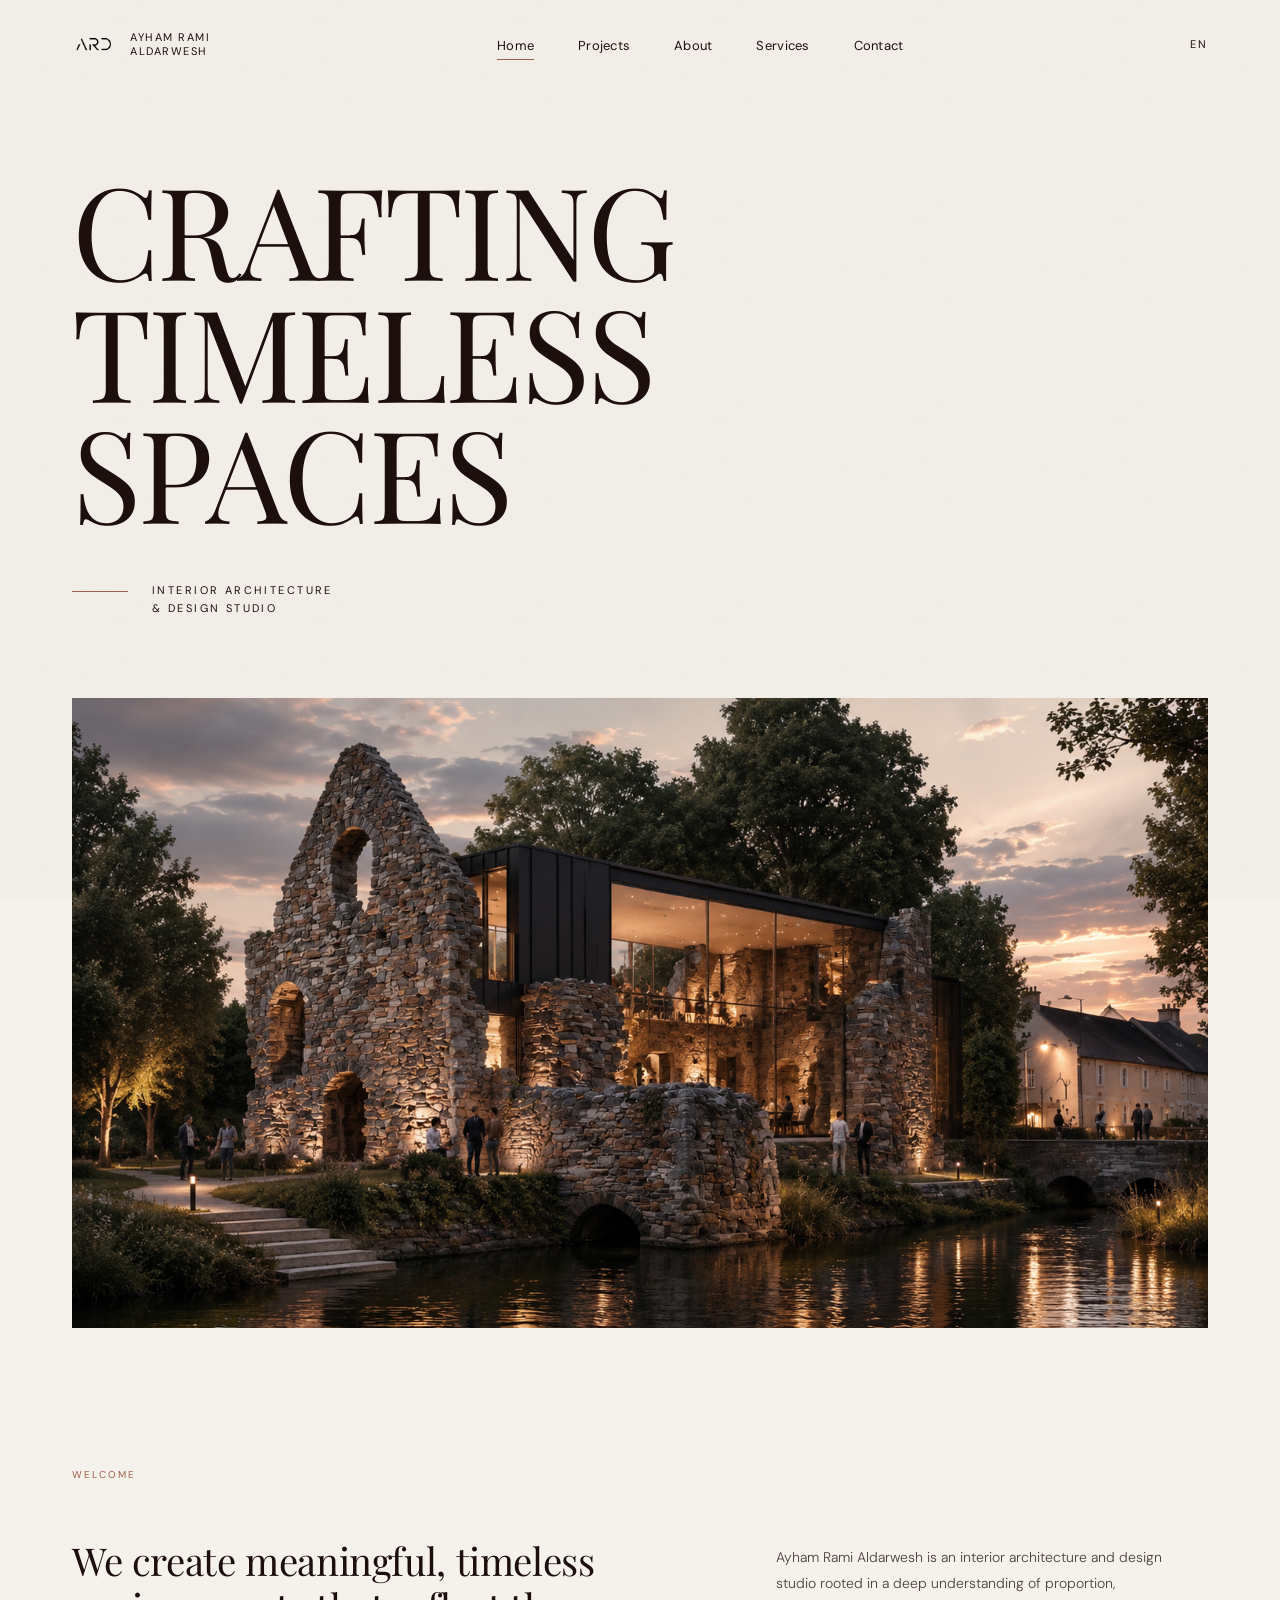
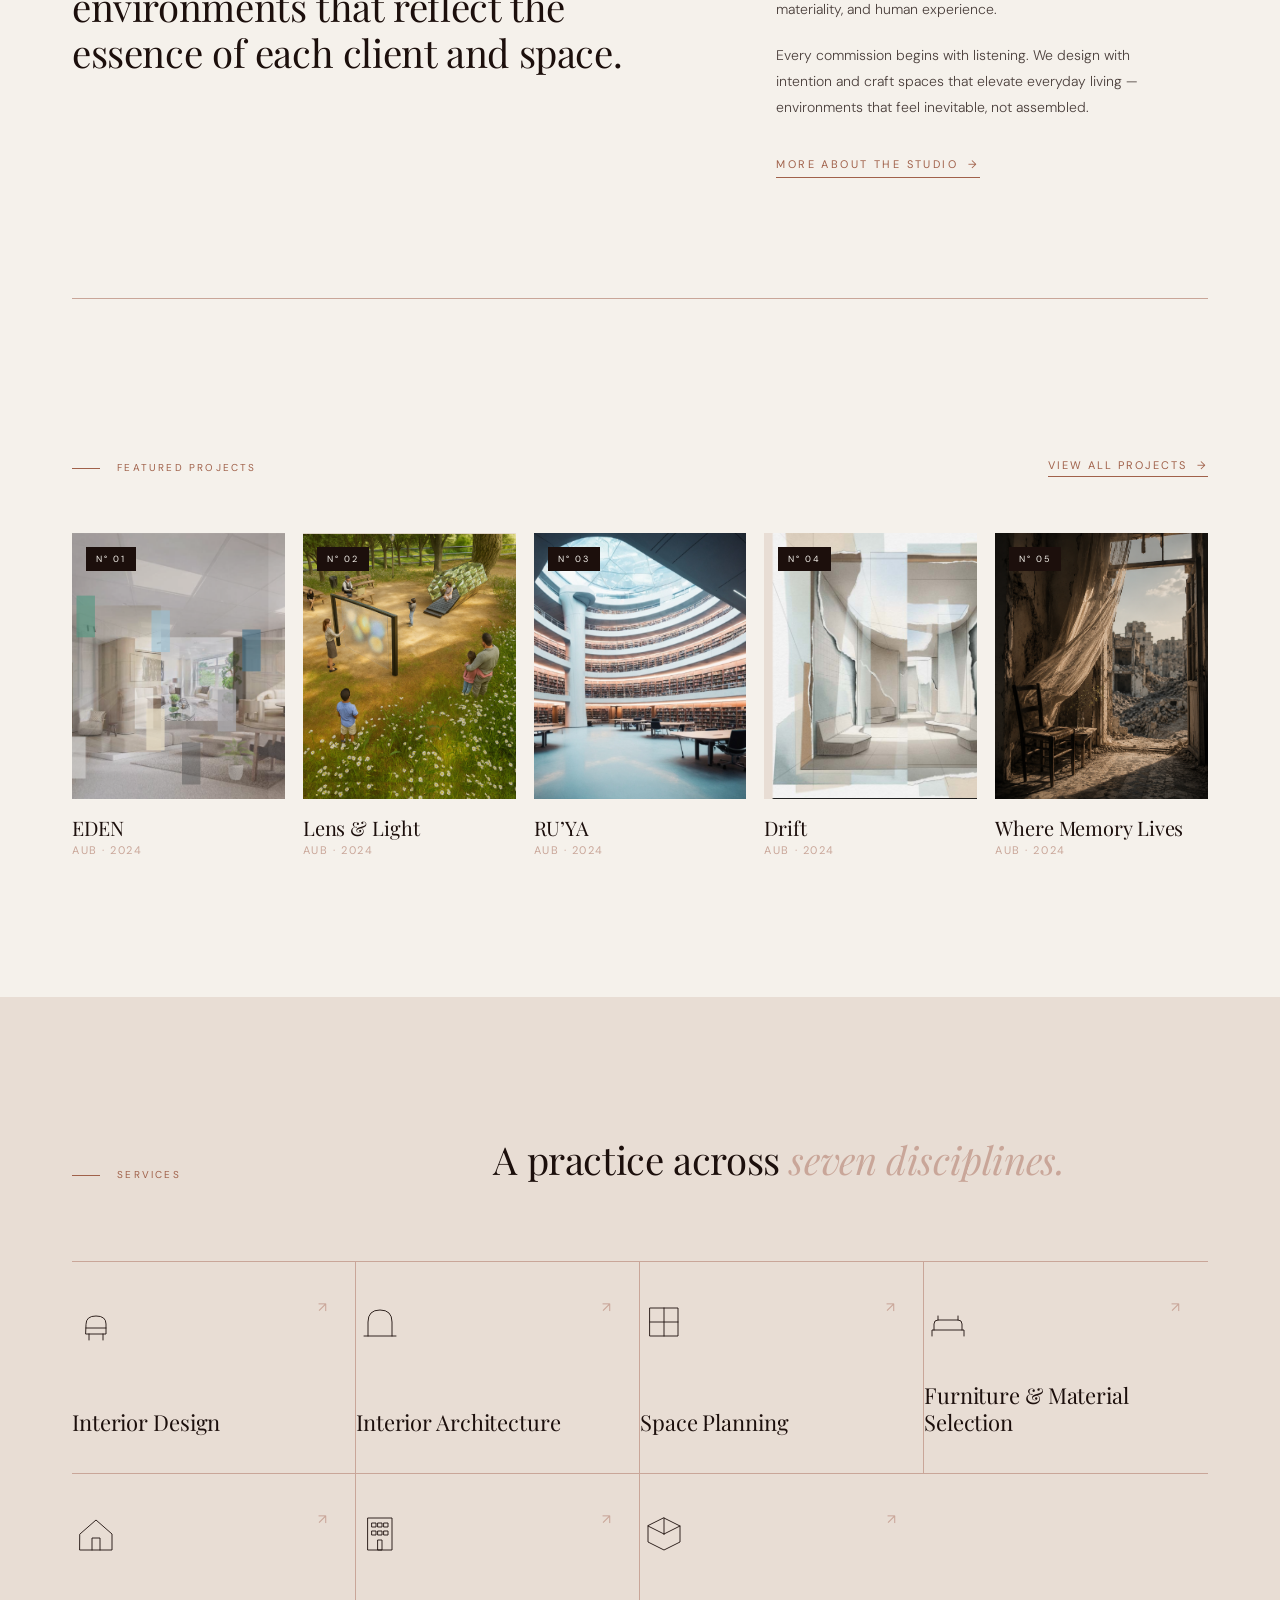
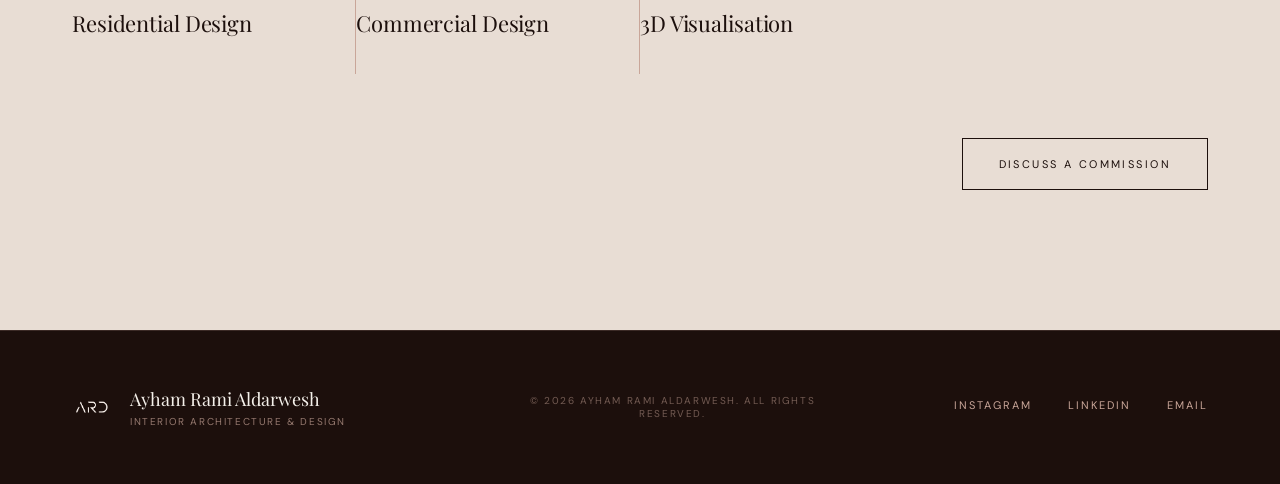
<file: index.html>
<!DOCTYPE html>
<html lang="en">
<head>
<meta charset="UTF-8" />
<meta name="viewport" content="width=device-width, initial-scale=1, viewport-fit=cover" />
<meta name="theme-color" content="#F5F1EB" media="(prefers-color-scheme: light)" />
<meta name="theme-color" content="#1C0F0C" media="(prefers-color-scheme: dark)" />
<meta name="apple-mobile-web-app-capable" content="yes" />
<meta name="apple-mobile-web-app-status-bar-style" content="default" />
<meta name="apple-mobile-web-app-title" content="Ayham Rami Aldarwesh" />
<meta name="format-detection" content="telephone=no" />
<title>Ayham Rami Aldarwesh — Interior Architecture &amp; Design</title>
<meta name="description" content="Interior architecture and design studio. We create meaningful, timeless environments that reflect the essence of each client and space." />
<link rel="preconnect" href="https://fonts.googleapis.com" />
<link rel="preconnect" href="https://fonts.gstatic.com" crossorigin />
<link href="https://fonts.googleapis.com/css2?family=DM+Sans:wght@300;400;500&family=Playfair+Display:ital,wght@0,400;1,400&display=swap" rel="stylesheet" />
<link rel="stylesheet" href="style.css" />
</head>
<body>

<div class="grain" aria-hidden="true"></div>
<div class="cursor-dot" aria-hidden="true"></div>
<div class="cursor-ring" aria-hidden="true"></div>

<!-- =============== NAVIGATION =============== -->
<nav class="nav" aria-label="Primary">
  <div class="nav-inner">
    <a href="index.html" class="nav-logo" aria-label="Ayham Rami Aldarwesh — Home">
      <span class="nav-logo-mark" aria-hidden="true">
        <img src="assets/logo.png" alt="" />
      </span>
      <span class="nav-logo-name">
        Ayham Rami<br/>Aldarwesh
      </span>
    </a>

    <ul class="nav-links" role="list">
      <li><a href="index.html" class="nav-link nav-link-active">Home</a></li>
      <li><a href="work.html" class="nav-link">Projects</a></li>
      <li><a href="about.html" class="nav-link">About</a></li>
      <li><a href="#services" class="nav-link">Services</a></li>
      <li><a href="contact.html" class="nav-link">Contact</a></li>
    </ul>

    <div class="nav-end">
      <span class="nav-lang" aria-hidden="true">EN</span>
    </div>

    <button class="nav-burger" aria-label="Open menu" aria-expanded="false" aria-controls="mobile-menu">
      <span></span><span></span>
    </button>
  </div>
</nav>

<!-- =============== MOBILE MENU =============== -->
<div class="mobile-menu" id="mobile-menu" aria-hidden="true">
  <button class="mobile-close" aria-label="Close menu"><span></span><span></span></button>
  <ul role="list">
    <li><a href="index.html">Home</a></li>
    <li><a href="work.html">Projects</a></li>
    <li><a href="about.html">About</a></li>
    <li><a href="#services">Services</a></li>
    <li><a href="contact.html">Contact</a></li>
  </ul>
  <div class="mobile-foot">
    <span>Abingdon, Oxfordshire</span>
    <a href="mailto:ayhamdesignss@gmail.com">ayhamdesignss@gmail.com</a>
  </div>
</div>

<main>

<!-- =============== HERO =============== -->
<section class="hero" id="hero">
  <div class="hero-inner">

    <h1 class="hero-title">
      <span class="hero-line"><span class="hero-word">Crafting</span></span>
      <span class="hero-line"><span class="hero-word">Timeless</span></span>
      <span class="hero-line"><span class="hero-word">Spaces</span></span>
    </h1>

    <div class="hero-meta">
      <span class="hero-rule" aria-hidden="true"></span>
      <p class="hero-tag">
        Interior Architecture<br/>&amp; Design Studio
      </p>
    </div>

  </div>
</section>

<!-- Hero image sits below the hero section -->
<section class="hero-photo">
  <img src="assets/hero-architecture.png" alt="Architectural commission by Ayham Rami Aldarwesh" />
</section>

<!-- =============== INTRODUCTION =============== -->
<section class="intro">
  <div class="intro-inner">
    <div class="intro-eyebrow-row reveal">
      <p class="eyebrow">Welcome</p>
    </div>

    <div class="intro-grid">
      <div class="intro-statement reveal">
        <h2>
          We create meaningful, timeless environments that reflect the essence of each client and space.
        </h2>
      </div>

      <div class="intro-body reveal">
        <p>
          Ayham Rami Aldarwesh is an interior architecture and design studio rooted in a deep understanding of proportion, materiality, and human experience.
        </p>
        <p>
          Every commission begins with listening. We design with intention and craft spaces that elevate everyday living — environments that feel inevitable, not assembled.
        </p>
        <a href="about.html" class="intro-link">
          More about the studio <span class="arrow">→</span>
        </a>
      </div>
    </div>

    <hr class="intro-rule reveal" />
  </div>
</section>

<!-- =============== FEATURED PROJECTS =============== -->
<section class="featured" id="projects">
  <div class="featured-head">
    <p class="eyebrow reveal">
      <span class="eyebrow-line" aria-hidden="true"></span>
      Featured Projects
    </p>
    <a href="work.html" class="featured-view reveal">View all projects <span class="arrow">→</span></a>
  </div>

  <ol class="featured-grid" role="list">
    <li class="featured-card reveal">
      <a href="work.html">
        <div class="featured-img-wrap">
          <img src="assets/projects/eden.png" alt="EDEN" />
          <span class="featured-num">N° 01</span>
        </div>
        <div class="featured-meta">
          <h3 class="featured-title">EDEN</h3>
          <p class="featured-loc">AUB · 2024</p>
        </div>
      </a>
    </li>

    <li class="featured-card reveal">
      <a href="work/lens-light.html">
        <div class="featured-img-wrap">
          <img src="assets/projects/lens-and-light.png" alt="Lens &amp; Light" />
          <span class="featured-num">N° 02</span>
        </div>
        <div class="featured-meta">
          <h3 class="featured-title">Lens &amp; Light</h3>
          <p class="featured-loc">AUB · 2024</p>
        </div>
      </a>
    </li>

    <li class="featured-card reveal">
      <a href="work.html">
        <div class="featured-img-wrap">
          <img src="assets/projects/ruya.png" alt="RU&rsquo;YA" />
          <span class="featured-num">N° 03</span>
        </div>
        <div class="featured-meta">
          <h3 class="featured-title">RU&rsquo;YA</h3>
          <p class="featured-loc">AUB · 2024</p>
        </div>
      </a>
    </li>

    <li class="featured-card reveal">
      <a href="work/drift.html">
        <div class="featured-img-wrap">
          <img src="assets/projects/drift.png" alt="Drift" />
          <span class="featured-num">N° 04</span>
        </div>
        <div class="featured-meta">
          <h3 class="featured-title">Drift</h3>
          <p class="featured-loc">AUB · 2024</p>
        </div>
      </a>
    </li>

    <li class="featured-card reveal">
      <a href="work.html">
        <div class="featured-img-wrap">
          <img src="assets/projects/where-memory-lives.png" alt="Where Memory Lives" />
          <span class="featured-num">N° 05</span>
        </div>
        <div class="featured-meta">
          <h3 class="featured-title">Where Memory Lives</h3>
          <p class="featured-loc">AUB · 2024</p>
        </div>
      </a>
    </li>
  </ol>
</section>

<!-- =============== SERVICES =============== -->
<section class="services" id="services">
  <div class="services-head">
    <p class="eyebrow reveal">
      <span class="eyebrow-line" aria-hidden="true"></span>
      Services
    </p>
    <h2 class="services-title reveal">
      A practice across <em>seven disciplines.</em>
    </h2>
  </div>

  <ul class="services-grid" role="list">
    <li class="service reveal">
      <span class="service-icon" aria-hidden="true">
        <svg viewBox="0 0 48 48" fill="none" stroke="currentColor" stroke-width="0.9" stroke-linecap="round" stroke-linejoin="round">
          <path d="M 14 26 Q 14 18 24 18 Q 34 18 34 26 L 34 36 L 14 36 Z"/>
          <line x1="14" y1="30" x2="34" y2="30"/>
          <line x1="17" y1="36" x2="17" y2="42"/>
          <line x1="31" y1="36" x2="31" y2="42"/>
        </svg>
      </span>
      <h3 class="service-name">Interior Design</h3>
    </li>

    <li class="service reveal">
      <span class="service-icon" aria-hidden="true">
        <svg viewBox="0 0 48 48" fill="none" stroke="currentColor" stroke-width="0.9" stroke-linecap="round" stroke-linejoin="round">
          <path d="M 12 38 L 12 24 Q 12 12 24 12 Q 36 12 36 24 L 36 38"/>
          <line x1="8" y1="38" x2="40" y2="38"/>
        </svg>
      </span>
      <h3 class="service-name">Interior Architecture</h3>
    </li>

    <li class="service reveal">
      <span class="service-icon" aria-hidden="true">
        <svg viewBox="0 0 48 48" fill="none" stroke="currentColor" stroke-width="0.9" stroke-linecap="round" stroke-linejoin="round">
          <rect x="10" y="10" width="28" height="28"/>
          <line x1="24" y1="10" x2="24" y2="38"/>
          <line x1="10" y1="24" x2="38" y2="24"/>
        </svg>
      </span>
      <h3 class="service-name">Space Planning</h3>
    </li>

    <li class="service reveal">
      <span class="service-icon" aria-hidden="true">
        <svg viewBox="0 0 48 48" fill="none" stroke="currentColor" stroke-width="0.9" stroke-linecap="round" stroke-linejoin="round">
          <path d="M 10 32 L 10 26 Q 10 22 14 22 L 34 22 Q 38 22 38 26 L 38 32"/>
          <path d="M 8 38 L 8 32 L 40 32 L 40 38"/>
          <line x1="14" y1="22" x2="14" y2="18"/>
          <line x1="34" y1="22" x2="34" y2="18"/>
        </svg>
      </span>
      <h3 class="service-name">Furniture &amp; Material Selection</h3>
    </li>

    <li class="service reveal">
      <span class="service-icon" aria-hidden="true">
        <svg viewBox="0 0 48 48" fill="none" stroke="currentColor" stroke-width="0.9" stroke-linecap="round" stroke-linejoin="round">
          <path d="M 8 24 L 24 10 L 40 24 L 40 40 L 8 40 Z"/>
          <path d="M 20 40 L 20 28 L 28 28 L 28 40"/>
        </svg>
      </span>
      <h3 class="service-name">Residential Design</h3>
    </li>

    <li class="service reveal">
      <span class="service-icon" aria-hidden="true">
        <svg viewBox="0 0 48 48" fill="none" stroke="currentColor" stroke-width="0.9" stroke-linecap="round" stroke-linejoin="round">
          <rect x="12" y="8" width="24" height="32"/>
          <rect x="16" y="13" width="4" height="4"/>
          <rect x="22" y="13" width="4" height="4"/>
          <rect x="28" y="13" width="4" height="4"/>
          <rect x="16" y="21" width="4" height="4"/>
          <rect x="22" y="21" width="4" height="4"/>
          <rect x="28" y="21" width="4" height="4"/>
          <rect x="22" y="30" width="4" height="10"/>
        </svg>
      </span>
      <h3 class="service-name">Commercial Design</h3>
    </li>

    <li class="service reveal">
      <span class="service-icon" aria-hidden="true">
        <svg viewBox="0 0 48 48" fill="none" stroke="currentColor" stroke-width="0.9" stroke-linecap="round" stroke-linejoin="round">
          <path d="M 24 8 L 40 16 L 40 32 L 24 40 L 8 32 L 8 16 Z"/>
          <line x1="24" y1="8"  x2="24" y2="24"/>
          <line x1="24" y1="24" x2="40" y2="16"/>
          <line x1="24" y1="24" x2="8"  y2="16"/>
        </svg>
      </span>
      <h3 class="service-name">3D Visualisation</h3>
    </li>
  </ul>

  <div class="services-foot reveal">
    <a href="contact.html" class="btn btn-ghost">Discuss a commission</a>
  </div>
</section>

</main>

<!-- =============== FOOTER =============== -->
<footer class="footer">
  <div class="footer-inner">
    <div class="footer-brand">
      <span class="footer-mark" aria-hidden="true">
        <img src="assets/logo.png" alt="" />
      </span>
      <div>
        <div class="footer-name">Ayham Rami Aldarwesh</div>
        <div class="footer-tag">Interior Architecture &amp; Design</div>
      </div>
    </div>

    <div class="footer-center">
      &copy; 2026 Ayham Rami Aldarwesh. All rights reserved.
    </div>

    <div class="footer-links">
      <a href="#">Instagram</a>
      <a href="#">LinkedIn</a>
      <a href="mailto:ayhamdesignss@gmail.com">Email</a>
    </div>
  </div>
</footer>

<script src="script.js"></script>
</body>
</html>
</file>
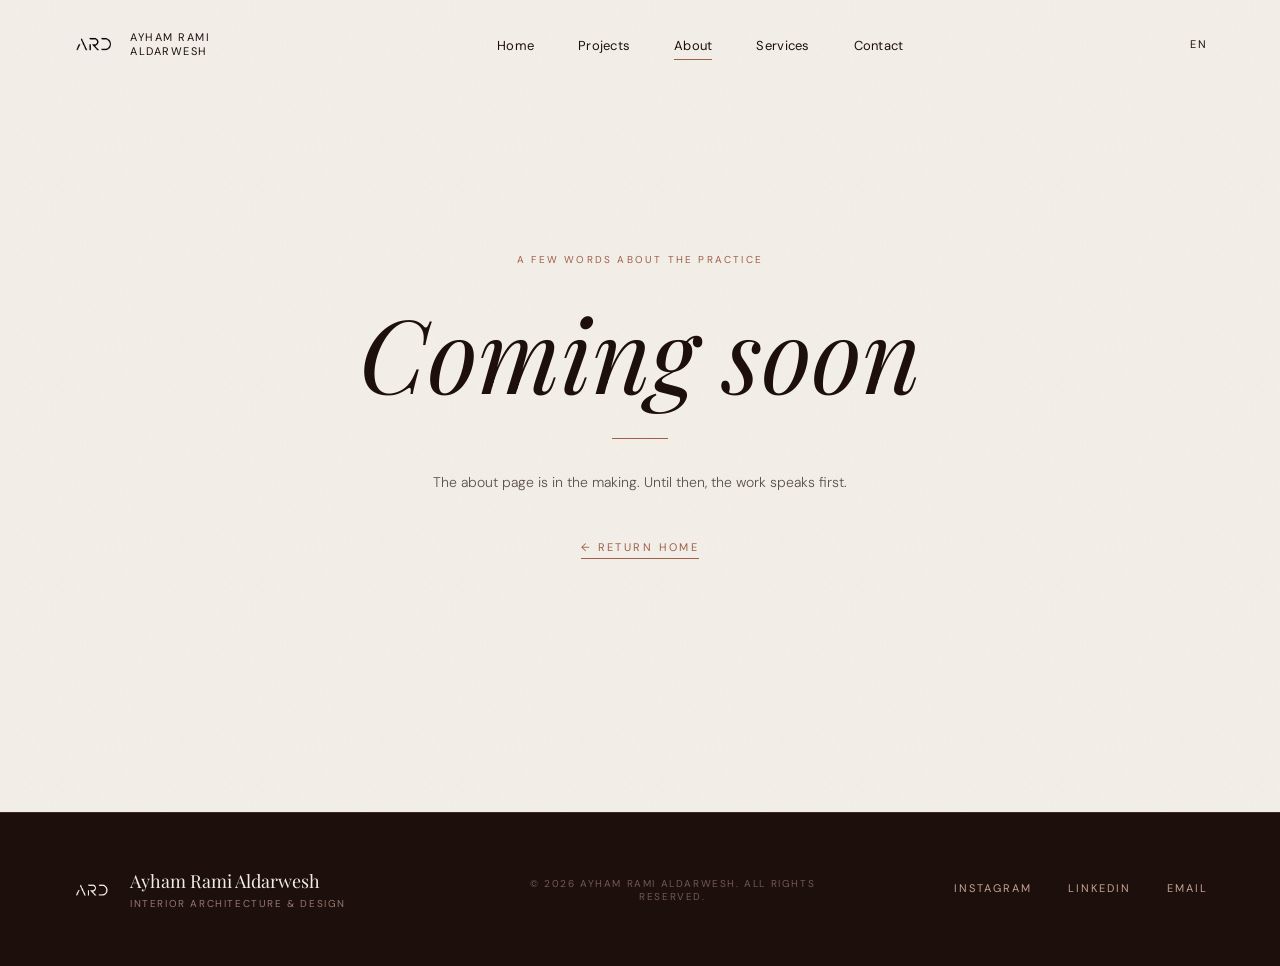
<file: about.html>
<!DOCTYPE html>
<html lang="en">
<head>
<meta charset="UTF-8" />
<meta name="viewport" content="width=device-width, initial-scale=1, viewport-fit=cover" />
<meta name="theme-color" content="#F5F1EB" media="(prefers-color-scheme: light)" />
<meta name="theme-color" content="#1C0F0C" media="(prefers-color-scheme: dark)" />
<meta name="apple-mobile-web-app-capable" content="yes" />
<meta name="apple-mobile-web-app-status-bar-style" content="default" />
<meta name="apple-mobile-web-app-title" content="Ayham Aldarwesh" />
<meta name="format-detection" content="telephone=no" />
<title>About — Ayham Aldarwesh</title>
<link rel="preconnect" href="https://fonts.googleapis.com" />
<link rel="preconnect" href="https://fonts.gstatic.com" crossorigin />
<link href="https://fonts.googleapis.com/css2?family=DM+Sans:wght@300;400;500&family=Playfair+Display:ital,wght@0,400;1,400&display=swap" rel="stylesheet" />
<link rel="stylesheet" href="style.css" />
</head>
<body>

<div class="grain" aria-hidden="true"></div>
<div class="cursor-dot" aria-hidden="true"></div>
<div class="cursor-ring" aria-hidden="true"></div>

<nav class="nav" aria-label="Primary">
  <div class="nav-inner">
    <a href="index.html" class="nav-logo" aria-label="Ayham Rami Aldarwesh — Home">
      <span class="nav-logo-mark" aria-hidden="true">
        <img src="assets/logo.png" alt="" />
      </span>
      <span class="nav-logo-name">
        Ayham Rami<br/>Aldarwesh
      </span>
    </a>

    <ul class="nav-links" role="list">
      <li><a href="index.html" class="nav-link">Home</a></li>
      <li><a href="work.html" class="nav-link">Projects</a></li>
      <li><a href="about.html" class="nav-link nav-link-active">About</a></li>
      <li><a href="index.html#services" class="nav-link">Services</a></li>
      <li><a href="contact.html" class="nav-link">Contact</a></li>
    </ul>

    <div class="nav-end">
      <span class="nav-lang" aria-hidden="true">EN</span>
    </div>

    <button class="nav-burger" aria-label="Open menu" aria-expanded="false" aria-controls="mobile-menu">
      <span></span><span></span>
    </button>
  </div>
</nav>

<div class="mobile-menu" id="mobile-menu" aria-hidden="true">
  <button class="mobile-close" aria-label="Close menu"><span></span><span></span></button>
  <ul role="list">
    <li><a href="index.html">Home</a></li>
    <li><a href="work.html">Projects</a></li>
    <li><a href="about.html">About</a></li>
    <li><a href="index.html#services">Services</a></li>
    <li><a href="contact.html">Contact</a></li>
  </ul>
  <div class="mobile-foot">
    <span>Abingdon, Oxfordshire</span>
    <a href="mailto:ayhamdesignss@gmail.com">ayhamdesignss@gmail.com</a>
  </div>
</div>

<main class="coming-soon">
  <p class="eyebrow">A few words about the practice</p>
  <h1><em>Coming soon</em></h1>
  <hr />
  <p class="note">The about page is in the making. Until then, the work speaks first.</p>
  <a href="index.html" class="back">← Return home</a>
</main>

<footer class="footer">
  <div class="footer-inner">
    <div class="footer-brand">
      <span class="footer-mark" aria-hidden="true">
        <img src="assets/logo.png" alt="" />
      </span>
      <div>
        <div class="footer-name">Ayham Rami Aldarwesh</div>
        <div class="footer-tag">Interior Architecture &amp; Design</div>
      </div>
    </div>
    <div class="footer-center">
      &copy; 2026 Ayham Rami Aldarwesh. All rights reserved.
    </div>
    <div class="footer-links">
      <a href="#">Instagram</a>
      <a href="#">LinkedIn</a>
      <a href="mailto:ayhamdesignss@gmail.com">Email</a>
    </div>
  </div>
</footer>

<script src="script.js"></script>
</body>
</html>
</file>
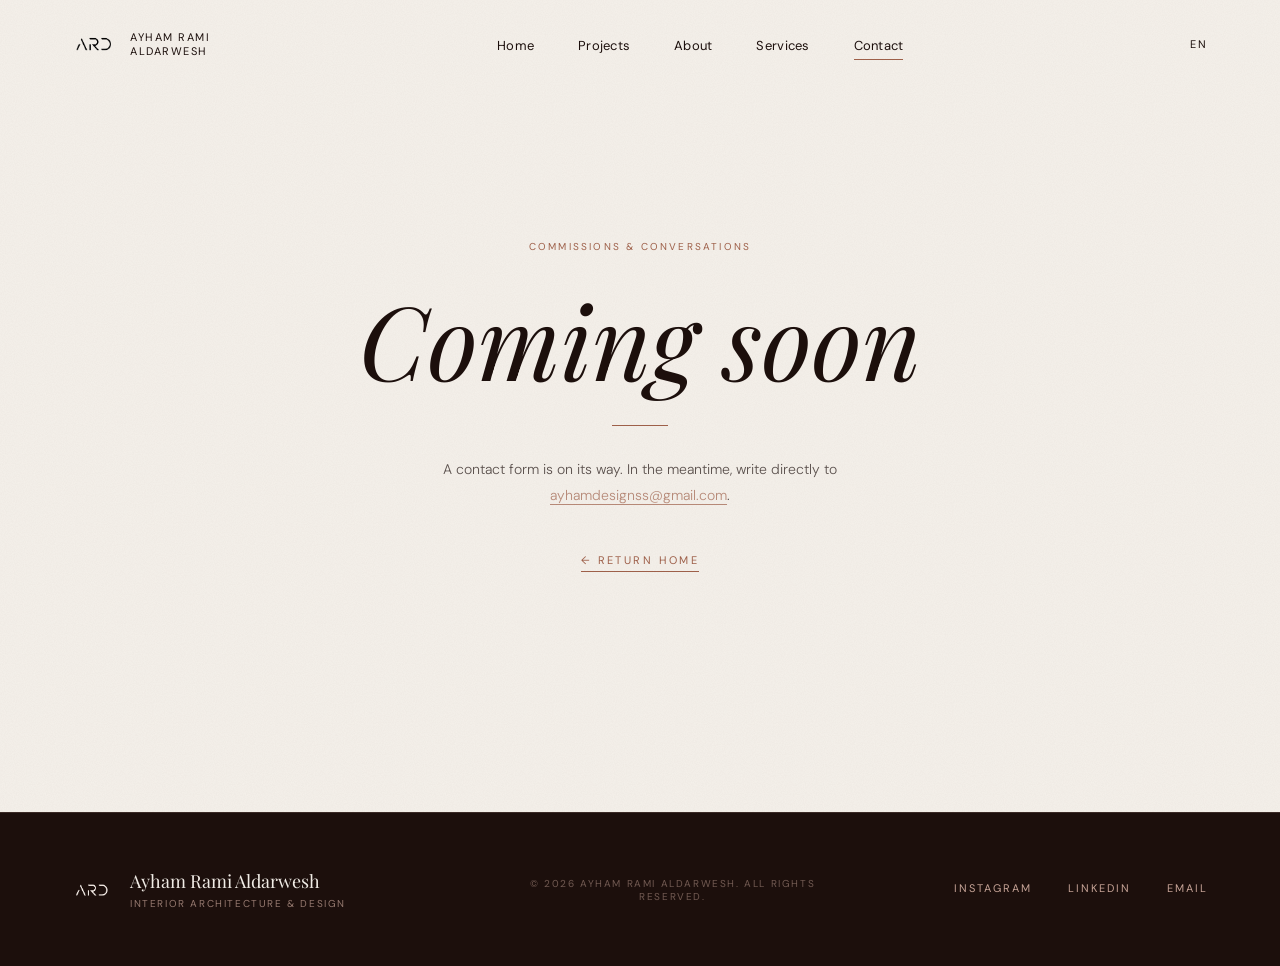
<file: contact.html>
<!DOCTYPE html>
<html lang="en">
<head>
<meta charset="UTF-8" />
<meta name="viewport" content="width=device-width, initial-scale=1, viewport-fit=cover" />
<meta name="theme-color" content="#F5F1EB" media="(prefers-color-scheme: light)" />
<meta name="theme-color" content="#1C0F0C" media="(prefers-color-scheme: dark)" />
<meta name="apple-mobile-web-app-capable" content="yes" />
<meta name="apple-mobile-web-app-status-bar-style" content="default" />
<meta name="apple-mobile-web-app-title" content="Ayham Aldarwesh" />
<meta name="format-detection" content="telephone=no" />
<title>Contact — Ayham Aldarwesh</title>
<link rel="preconnect" href="https://fonts.googleapis.com" />
<link rel="preconnect" href="https://fonts.gstatic.com" crossorigin />
<link href="https://fonts.googleapis.com/css2?family=DM+Sans:wght@300;400;500&family=Playfair+Display:ital,wght@0,400;1,400&display=swap" rel="stylesheet" />
<link rel="stylesheet" href="style.css" />
</head>
<body>

<div class="grain" aria-hidden="true"></div>
<div class="cursor-dot" aria-hidden="true"></div>
<div class="cursor-ring" aria-hidden="true"></div>

<nav class="nav" aria-label="Primary">
  <div class="nav-inner">
    <a href="index.html" class="nav-logo" aria-label="Ayham Rami Aldarwesh — Home">
      <span class="nav-logo-mark" aria-hidden="true">
        <img src="assets/logo.png" alt="" />
      </span>
      <span class="nav-logo-name">
        Ayham Rami<br/>Aldarwesh
      </span>
    </a>

    <ul class="nav-links" role="list">
      <li><a href="index.html" class="nav-link">Home</a></li>
      <li><a href="work.html" class="nav-link">Projects</a></li>
      <li><a href="about.html" class="nav-link">About</a></li>
      <li><a href="index.html#services" class="nav-link">Services</a></li>
      <li><a href="contact.html" class="nav-link nav-link-active">Contact</a></li>
    </ul>

    <div class="nav-end">
      <span class="nav-lang" aria-hidden="true">EN</span>
    </div>

    <button class="nav-burger" aria-label="Open menu" aria-expanded="false" aria-controls="mobile-menu">
      <span></span><span></span>
    </button>
  </div>
</nav>

<div class="mobile-menu" id="mobile-menu" aria-hidden="true">
  <button class="mobile-close" aria-label="Close menu"><span></span><span></span></button>
  <ul role="list">
    <li><a href="index.html">Home</a></li>
    <li><a href="work.html">Projects</a></li>
    <li><a href="about.html">About</a></li>
    <li><a href="index.html#services">Services</a></li>
    <li><a href="contact.html">Contact</a></li>
  </ul>
  <div class="mobile-foot">
    <span>Abingdon, Oxfordshire</span>
    <a href="mailto:ayhamdesignss@gmail.com">ayhamdesignss@gmail.com</a>
  </div>
</div>

<main class="coming-soon">
  <p class="eyebrow">Commissions &amp; conversations</p>
  <h1><em>Coming soon</em></h1>
  <hr />
  <p class="note">A contact form is on its way. In the meantime, write directly to <a href="mailto:ayhamdesignss@gmail.com" style="color: var(--terracotta); border-bottom: 0.5px solid var(--terracotta);">ayhamdesignss@gmail.com</a>.</p>
  <a href="index.html" class="back">← Return home</a>
</main>

<footer class="footer">
  <div class="footer-inner">
    <div class="footer-brand">
      <span class="footer-mark" aria-hidden="true">
        <img src="assets/logo.png" alt="" />
      </span>
      <div>
        <div class="footer-name">Ayham Rami Aldarwesh</div>
        <div class="footer-tag">Interior Architecture &amp; Design</div>
      </div>
    </div>
    <div class="footer-center">
      &copy; 2026 Ayham Rami Aldarwesh. All rights reserved.
    </div>
    <div class="footer-links">
      <a href="#">Instagram</a>
      <a href="#">LinkedIn</a>
      <a href="mailto:ayhamdesignss@gmail.com">Email</a>
    </div>
  </div>
</footer>

<script src="script.js"></script>
</body>
</html>
</file>
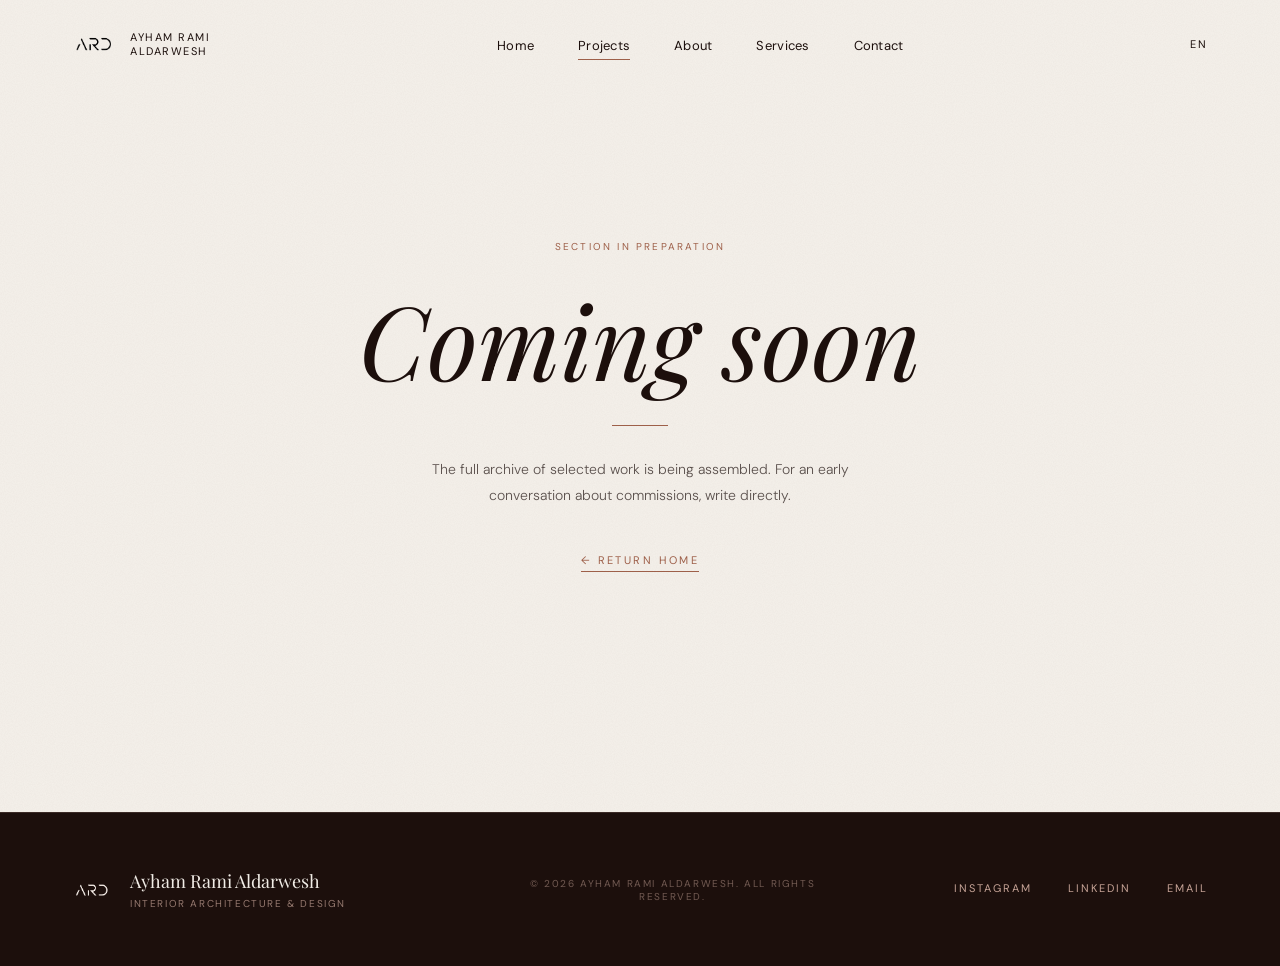
<file: work.html>
<!DOCTYPE html>
<html lang="en">
<head>
<meta charset="UTF-8" />
<meta name="viewport" content="width=device-width, initial-scale=1, viewport-fit=cover" />
<meta name="theme-color" content="#F5F1EB" media="(prefers-color-scheme: light)" />
<meta name="theme-color" content="#1C0F0C" media="(prefers-color-scheme: dark)" />
<meta name="apple-mobile-web-app-capable" content="yes" />
<meta name="apple-mobile-web-app-status-bar-style" content="default" />
<meta name="apple-mobile-web-app-title" content="Ayham Aldarwesh" />
<meta name="format-detection" content="telephone=no" />
<title>Work — Ayham Aldarwesh</title>
<link rel="preconnect" href="https://fonts.googleapis.com" />
<link rel="preconnect" href="https://fonts.gstatic.com" crossorigin />
<link href="https://fonts.googleapis.com/css2?family=DM+Sans:wght@300;400;500&family=Playfair+Display:ital,wght@0,400;1,400&display=swap" rel="stylesheet" />
<link rel="stylesheet" href="style.css" />
</head>
<body>

<div class="grain" aria-hidden="true"></div>
<div class="cursor-dot" aria-hidden="true"></div>
<div class="cursor-ring" aria-hidden="true"></div>

<nav class="nav" aria-label="Primary">
  <div class="nav-inner">
    <a href="index.html" class="nav-logo" aria-label="Ayham Rami Aldarwesh — Home">
      <span class="nav-logo-mark" aria-hidden="true">
        <img src="assets/logo.png" alt="" />
      </span>
      <span class="nav-logo-name">
        Ayham Rami<br/>Aldarwesh
      </span>
    </a>

    <ul class="nav-links" role="list">
      <li><a href="index.html" class="nav-link">Home</a></li>
      <li><a href="work.html" class="nav-link nav-link-active">Projects</a></li>
      <li><a href="about.html" class="nav-link">About</a></li>
      <li><a href="index.html#services" class="nav-link">Services</a></li>
      <li><a href="contact.html" class="nav-link">Contact</a></li>
    </ul>

    <div class="nav-end">
      <span class="nav-lang" aria-hidden="true">EN</span>
    </div>

    <button class="nav-burger" aria-label="Open menu" aria-expanded="false" aria-controls="mobile-menu">
      <span></span><span></span>
    </button>
  </div>
</nav>

<div class="mobile-menu" id="mobile-menu" aria-hidden="true">
  <button class="mobile-close" aria-label="Close menu"><span></span><span></span></button>
  <ul role="list">
    <li><a href="index.html">Home</a></li>
    <li><a href="work.html">Projects</a></li>
    <li><a href="about.html">About</a></li>
    <li><a href="index.html#services">Services</a></li>
    <li><a href="contact.html">Contact</a></li>
  </ul>
  <div class="mobile-foot">
    <span>Abingdon, Oxfordshire</span>
    <a href="mailto:ayhamdesignss@gmail.com">ayhamdesignss@gmail.com</a>
  </div>
</div>

<main class="coming-soon">
  <p class="eyebrow">Section in preparation</p>
  <h1><em>Coming soon</em></h1>
  <hr />
  <p class="note">The full archive of selected work is being assembled. For an early conversation about commissions, write directly.</p>
  <a href="index.html" class="back">← Return home</a>
</main>

<footer class="footer">
  <div class="footer-inner">
    <div class="footer-brand">
      <span class="footer-mark" aria-hidden="true">
        <img src="assets/logo.png" alt="" />
      </span>
      <div>
        <div class="footer-name">Ayham Rami Aldarwesh</div>
        <div class="footer-tag">Interior Architecture &amp; Design</div>
      </div>
    </div>
    <div class="footer-center">
      &copy; 2026 Ayham Rami Aldarwesh. All rights reserved.
    </div>
    <div class="footer-links">
      <a href="#">Instagram</a>
      <a href="#">LinkedIn</a>
      <a href="mailto:ayhamdesignss@gmail.com">Email</a>
    </div>
  </div>
</footer>

<script src="script.js"></script>
</body>
</html>
</file>
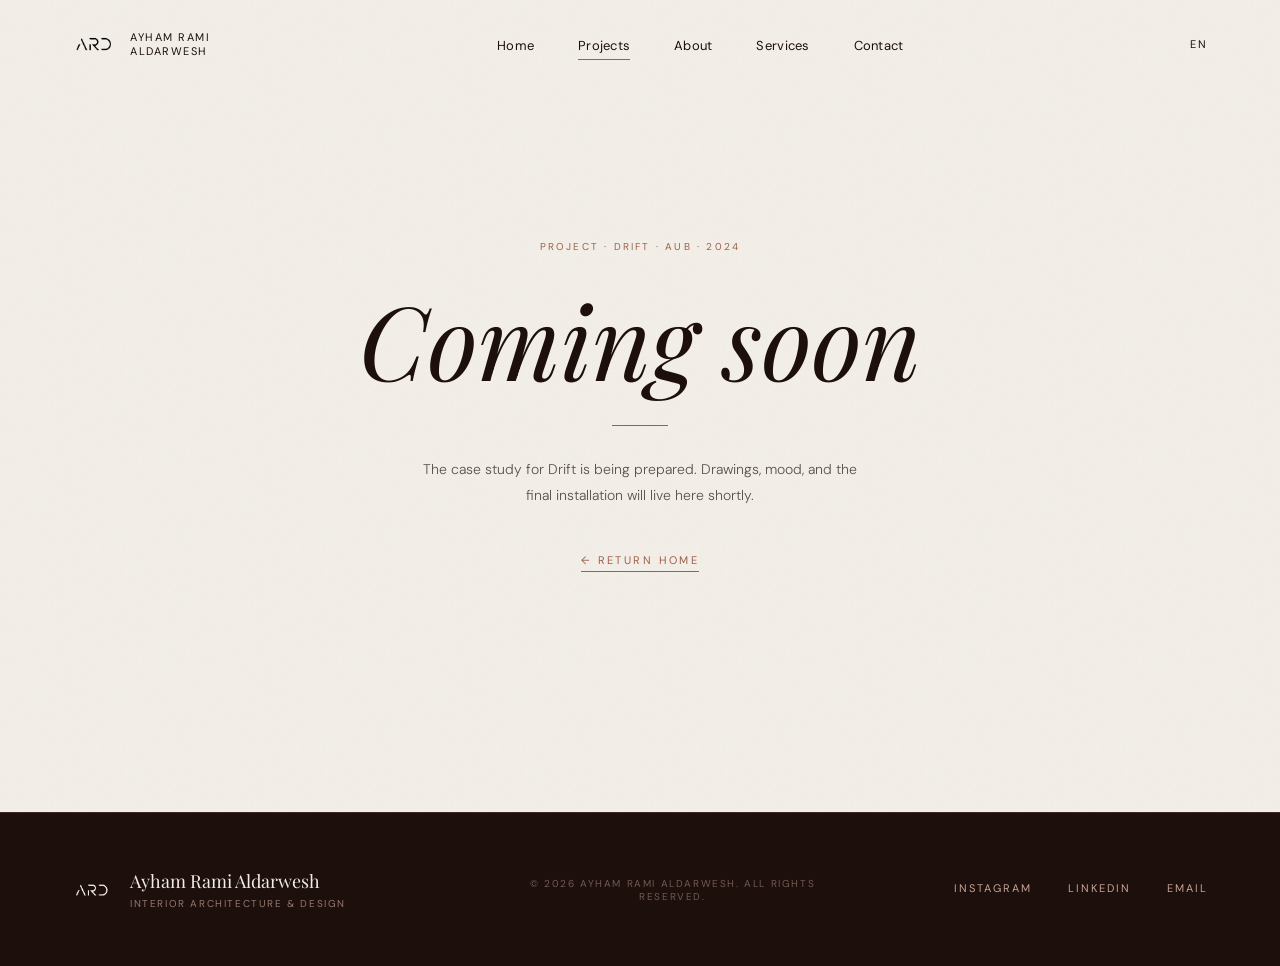
<file: work/drift.html>
<!DOCTYPE html>
<html lang="en">
<head>
<meta charset="UTF-8" />
<meta name="viewport" content="width=device-width, initial-scale=1, viewport-fit=cover" />
<meta name="theme-color" content="#F5F1EB" media="(prefers-color-scheme: light)" />
<meta name="theme-color" content="#1C0F0C" media="(prefers-color-scheme: dark)" />
<meta name="apple-mobile-web-app-capable" content="yes" />
<meta name="apple-mobile-web-app-status-bar-style" content="default" />
<meta name="apple-mobile-web-app-title" content="Ayham Aldarwesh" />
<meta name="format-detection" content="telephone=no" />
<title>Drift — Ayham Aldarwesh</title>
<link rel="preconnect" href="https://fonts.googleapis.com" />
<link rel="preconnect" href="https://fonts.gstatic.com" crossorigin />
<link href="https://fonts.googleapis.com/css2?family=DM+Sans:wght@300;400;500&family=Playfair+Display:ital,wght@0,400;1,400&display=swap" rel="stylesheet" />
<link rel="stylesheet" href="../style.css" />
</head>
<body>

<div class="grain" aria-hidden="true"></div>
<div class="cursor-dot" aria-hidden="true"></div>
<div class="cursor-ring" aria-hidden="true"></div>

<nav class="nav" aria-label="Primary">
  <div class="nav-inner">
    <a href="../index.html" class="nav-logo" aria-label="Ayham Rami Aldarwesh — Home">
      <span class="nav-logo-mark" aria-hidden="true">
        <img src="../assets/logo.png" alt="" />
      </span>
      <span class="nav-logo-name">
        Ayham Rami<br/>Aldarwesh
      </span>
    </a>

    <ul class="nav-links" role="list">
      <li><a href="../index.html" class="nav-link">Home</a></li>
      <li><a href="../work.html" class="nav-link nav-link-active">Projects</a></li>
      <li><a href="../about.html" class="nav-link">About</a></li>
      <li><a href="../index.html#services" class="nav-link">Services</a></li>
      <li><a href="../contact.html" class="nav-link">Contact</a></li>
    </ul>

    <div class="nav-end">
      <span class="nav-lang" aria-hidden="true">EN</span>
    </div>

    <button class="nav-burger" aria-label="Open menu" aria-expanded="false" aria-controls="mobile-menu">
      <span></span><span></span>
    </button>
  </div>
</nav>

<div class="mobile-menu" id="mobile-menu" aria-hidden="true">
  <button class="mobile-close" aria-label="Close menu"><span></span><span></span></button>
  <ul role="list">
    <li><a href="../index.html">Home</a></li>
    <li><a href="../work.html">Projects</a></li>
    <li><a href="../about.html">About</a></li>
    <li><a href="../index.html#services">Services</a></li>
    <li><a href="../contact.html">Contact</a></li>
  </ul>
  <div class="mobile-foot">
    <span>Abingdon, Oxfordshire</span>
    <a href="mailto:ayhamdesignss@gmail.com">ayhamdesignss@gmail.com</a>
  </div>
</div>

<main class="coming-soon">
  <p class="eyebrow">Project · Drift · AUB · 2024</p>
  <h1><em>Coming soon</em></h1>
  <hr />
  <p class="note">The case study for Drift is being prepared. Drawings, mood, and the final installation will live here shortly.</p>
  <a href="../index.html" class="back">← Return home</a>
</main>

<footer class="footer">
  <div class="footer-inner">
    <div class="footer-brand">
      <span class="footer-mark" aria-hidden="true">
        <img src="../assets/logo.png" alt="" />
      </span>
      <div>
        <div class="footer-name">Ayham Rami Aldarwesh</div>
        <div class="footer-tag">Interior Architecture &amp; Design</div>
      </div>
    </div>
    <div class="footer-center">
      &copy; 2026 Ayham Rami Aldarwesh. All rights reserved.
    </div>
    <div class="footer-links">
      <a href="#">Instagram</a>
      <a href="#">LinkedIn</a>
      <a href="mailto:ayhamdesignss@gmail.com">Email</a>
    </div>
  </div>
</footer>

<script src="../script.js"></script>
</body>
</html>
</file>
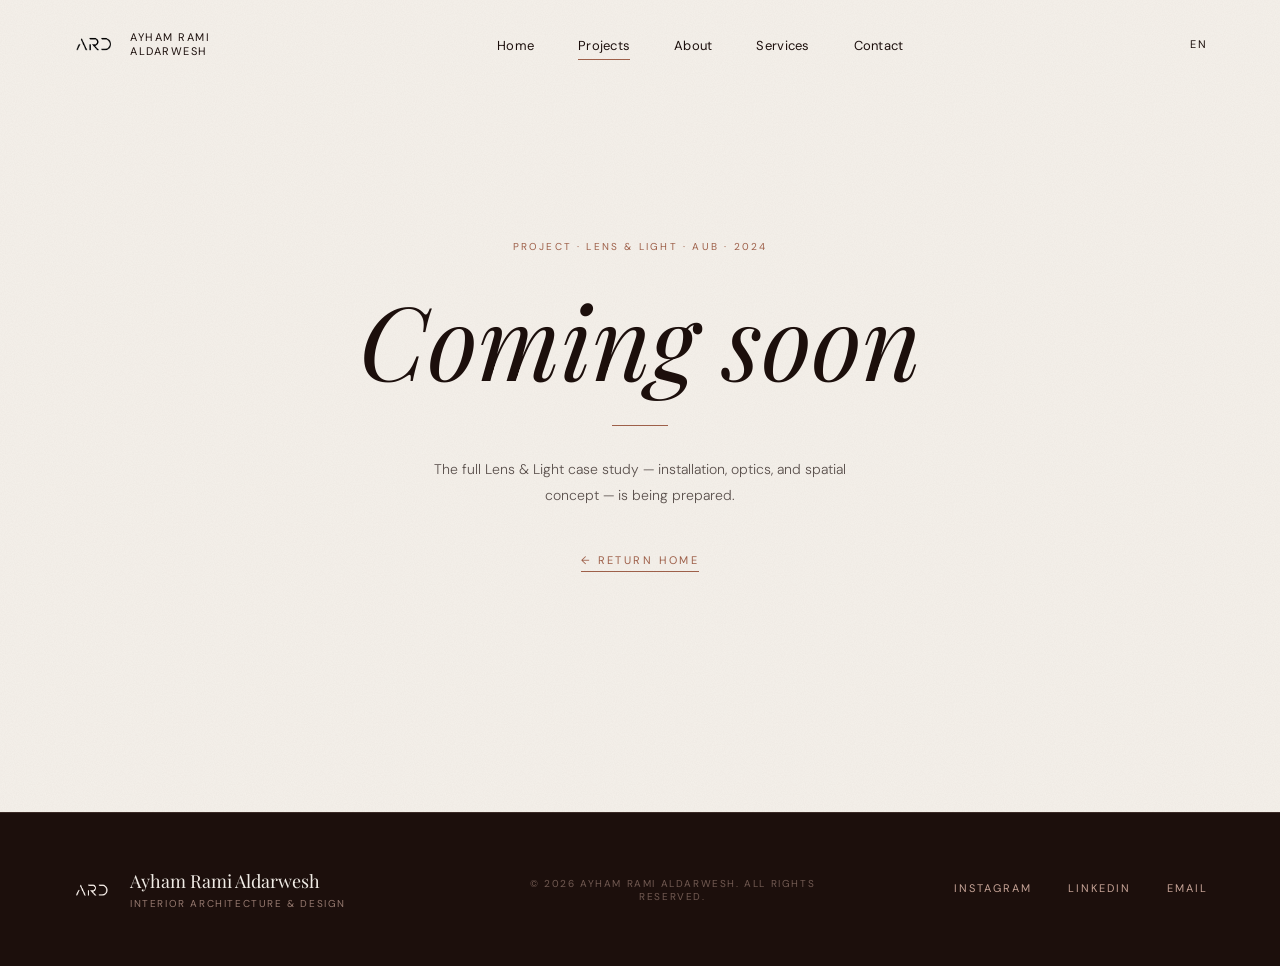
<file: work/lens-light.html>
<!DOCTYPE html>
<html lang="en">
<head>
<meta charset="UTF-8" />
<meta name="viewport" content="width=device-width, initial-scale=1, viewport-fit=cover" />
<meta name="theme-color" content="#F5F1EB" media="(prefers-color-scheme: light)" />
<meta name="theme-color" content="#1C0F0C" media="(prefers-color-scheme: dark)" />
<meta name="apple-mobile-web-app-capable" content="yes" />
<meta name="apple-mobile-web-app-status-bar-style" content="default" />
<meta name="apple-mobile-web-app-title" content="Ayham Aldarwesh" />
<meta name="format-detection" content="telephone=no" />
<title>Lens &amp; Light — Ayham Aldarwesh</title>
<link rel="preconnect" href="https://fonts.googleapis.com" />
<link rel="preconnect" href="https://fonts.gstatic.com" crossorigin />
<link href="https://fonts.googleapis.com/css2?family=DM+Sans:wght@300;400;500&family=Playfair+Display:ital,wght@0,400;1,400&display=swap" rel="stylesheet" />
<link rel="stylesheet" href="../style.css" />
</head>
<body>

<div class="grain" aria-hidden="true"></div>
<div class="cursor-dot" aria-hidden="true"></div>
<div class="cursor-ring" aria-hidden="true"></div>

<nav class="nav" aria-label="Primary">
  <div class="nav-inner">
    <a href="../index.html" class="nav-logo" aria-label="Ayham Rami Aldarwesh — Home">
      <span class="nav-logo-mark" aria-hidden="true">
        <img src="../assets/logo.png" alt="" />
      </span>
      <span class="nav-logo-name">
        Ayham Rami<br/>Aldarwesh
      </span>
    </a>

    <ul class="nav-links" role="list">
      <li><a href="../index.html" class="nav-link">Home</a></li>
      <li><a href="../work.html" class="nav-link nav-link-active">Projects</a></li>
      <li><a href="../about.html" class="nav-link">About</a></li>
      <li><a href="../index.html#services" class="nav-link">Services</a></li>
      <li><a href="../contact.html" class="nav-link">Contact</a></li>
    </ul>

    <div class="nav-end">
      <span class="nav-lang" aria-hidden="true">EN</span>
    </div>

    <button class="nav-burger" aria-label="Open menu" aria-expanded="false" aria-controls="mobile-menu">
      <span></span><span></span>
    </button>
  </div>
</nav>

<div class="mobile-menu" id="mobile-menu" aria-hidden="true">
  <button class="mobile-close" aria-label="Close menu"><span></span><span></span></button>
  <ul role="list">
    <li><a href="../index.html">Home</a></li>
    <li><a href="../work.html">Projects</a></li>
    <li><a href="../about.html">About</a></li>
    <li><a href="../index.html#services">Services</a></li>
    <li><a href="../contact.html">Contact</a></li>
  </ul>
  <div class="mobile-foot">
    <span>Abingdon, Oxfordshire</span>
    <a href="mailto:ayhamdesignss@gmail.com">ayhamdesignss@gmail.com</a>
  </div>
</div>

<main class="coming-soon">
  <p class="eyebrow">Project · Lens &amp; Light · AUB · 2024</p>
  <h1><em>Coming soon</em></h1>
  <hr />
  <p class="note">The full Lens &amp; Light case study — installation, optics, and spatial concept — is being prepared.</p>
  <a href="../index.html" class="back">← Return home</a>
</main>

<footer class="footer">
  <div class="footer-inner">
    <div class="footer-brand">
      <span class="footer-mark" aria-hidden="true">
        <img src="../assets/logo.png" alt="" />
      </span>
      <div>
        <div class="footer-name">Ayham Rami Aldarwesh</div>
        <div class="footer-tag">Interior Architecture &amp; Design</div>
      </div>
    </div>
    <div class="footer-center">
      &copy; 2026 Ayham Rami Aldarwesh. All rights reserved.
    </div>
    <div class="footer-links">
      <a href="#">Instagram</a>
      <a href="#">LinkedIn</a>
      <a href="mailto:ayhamdesignss@gmail.com">Email</a>
    </div>
  </div>
</footer>

<script src="../script.js"></script>
</body>
</html>
</file>
<file: style.css>
/* =========================================================
   Ayham Rami Aldarwesh — Interior Architecture & Design
   Brand: earth-tone palette, Playfair Display + DM Sans
   Aesthetic: editorial, architectural, luxury, minimal
   ========================================================= */

:root {
  /* Palette */
  --limestone:   #F5F1EB;
  --raw-plaster: #E8DDD4;
  --dusty-clay:  #C9A699;
  --terracotta:  #A0614A;
  --oxblood:     #5C2020;
  --deep-earth:  #1C0F0C;

  /* Layout */
  --max:       1480px;
  --gutter:    72px;
  --gutter-m:  24px;
  --nav-h:     88px;
  --line:      0.5px;

  --ease:      cubic-bezier(0.22, 0.61, 0.36, 1);
  --ease-soft: cubic-bezier(0.32, 0.72, 0, 1);
}

/* =========================================================
   Reset / base
   ========================================================= */
*, *::before, *::after { box-sizing: border-box; margin: 0; padding: 0; }

html {
  scroll-behavior: smooth;
  -webkit-text-size-adjust: 100%;
  text-size-adjust: 100%;
}

body {
  font-family: 'DM Sans', sans-serif;
  font-weight: 400;
  background: var(--limestone);
  color: var(--deep-earth);
  -webkit-font-smoothing: antialiased;
  -moz-osx-font-smoothing: grayscale;
  overflow-x: hidden;
  -webkit-tap-highlight-color: rgba(160, 97, 74, 0.12);
}

body.cursor-enabled,
body.cursor-enabled * { cursor: none !important; }

img, svg { display: block; max-width: 100%; height: auto; }

a {
  color: inherit;
  text-decoration: none;
  transition: color 0.25s var(--ease);
}

button {
  font-family: inherit;
  background: none;
  border: none;
  color: inherit;
  cursor: pointer;
}

ul, ol { list-style: none; }

::selection { background: var(--terracotta); color: var(--limestone); }

/* Headings — Playfair Display, never bold, never body-size */
h1, h2, h3, h4, h5 {
  font-family: 'Playfair Display', serif;
  font-weight: 400;
  color: var(--deep-earth);
  line-height: 1.08;
}
em {
  font-family: 'Playfair Display', serif;
  font-style: italic;
}

/* Eyebrow — DM Sans, 9–10px, uppercase, wide tracking, terracotta */
.eyebrow {
  font-family: 'DM Sans', sans-serif;
  font-size: 10px;
  font-weight: 400;
  text-transform: uppercase;
  letter-spacing: 0.22em;
  color: var(--terracotta);
}
.eyebrow-line {
  display: inline-block;
  width: 28px;
  height: var(--line);
  background: var(--terracotta);
  vertical-align: middle;
  margin-right: 12px;
}

.arrow {
  display: inline-block;
  transition: transform 0.35s var(--ease);
}
a:hover .arrow { transform: translateX(4px); }

/* =========================================================
   Film grain
   ========================================================= */
.grain {
  position: fixed;
  inset: 0;
  pointer-events: none;
  z-index: 9998;
  opacity: 0.045;
  mix-blend-mode: multiply;
  background-image: url("data:image/svg+xml;utf8,<svg xmlns='http://www.w3.org/2000/svg' width='200' height='200'><filter id='n'><feTurbulence type='fractalNoise' baseFrequency='0.9' numOctaves='2' stitchTiles='stitch'/><feColorMatrix values='0 0 0 0 0.11 0 0 0 0 0.06 0 0 0 0 0.05 0 0 0 1 0'/></filter><rect width='100%' height='100%' filter='url(%23n)'/></svg>");
}

/* =========================================================
   Custom cursor
   ========================================================= */
.cursor-dot, .cursor-ring {
  position: fixed;
  top: 0; left: 0;
  pointer-events: none;
  z-index: 9999;
  opacity: 0;
  will-change: transform;
  transform: translate3d(-100px, -100px, 0);
}
.cursor-dot {
  width: 6px; height: 6px;
  background: var(--deep-earth);
  margin: -3px 0 0 -3px;
  transition: opacity 0.18s linear, background 0.25s var(--ease), width 0.25s var(--ease), height 0.25s var(--ease), margin 0.25s var(--ease);
}
.cursor-ring {
  width: 32px; height: 32px;
  border: var(--line) solid var(--deep-earth);
  margin: -16px 0 0 -16px;
  transition: opacity 0.18s linear, width 0.25s var(--ease), height 0.25s var(--ease), margin 0.25s var(--ease), border-color 0.25s var(--ease);
}
body.cursor-active .cursor-dot  { opacity: 1; }
body.cursor-active .cursor-ring { opacity: 0.5; }
body.cursor-hover .cursor-dot {
  background: var(--terracotta);
  width: 4px; height: 4px;
  margin: -2px 0 0 -2px;
}
body.cursor-hover .cursor-ring {
  width: 64px; height: 64px;
  margin: -32px 0 0 -32px;
  border-color: var(--terracotta);
  opacity: 0.85;
}
@media (hover: none), (pointer: coarse), (max-width: 900px) {
  .cursor-dot, .cursor-ring { display: none !important; }
}

/* =========================================================
   Navigation
   ========================================================= */
.nav {
  position: fixed;
  top: 0; left: 0; right: 0;
  height: var(--nav-h);
  background: transparent;
  z-index: 100;
  transition: background 0.4s var(--ease), border-color 0.4s var(--ease), transform 0.4s var(--ease), height 0.3s var(--ease);
}
.nav.is-scrolled {
  background: rgba(245, 241, 235, 0.92);
  backdrop-filter: blur(8px);
  -webkit-backdrop-filter: blur(8px);
  border-bottom: var(--line) solid var(--dusty-clay);
  height: 68px;
}
.nav.nav-hidden { transform: translateY(-100%); }

.nav-inner {
  height: 100%;
  max-width: var(--max);
  margin: 0 auto;
  padding: 0 var(--gutter);
  display: flex;
  align-items: center;
  justify-content: space-between;
  gap: 32px;
}

.nav-logo {
  display: flex;
  align-items: center;
  gap: 14px;
  color: var(--deep-earth);
  flex-shrink: 0;
}
.nav-logo-mark {
  width: 44px;
  height: auto;
  color: var(--deep-earth);
  transition: color 0.3s var(--ease);
}
.nav-logo-mark img {
  width: 100%;
  height: auto;
  display: block;
}
.nav-logo-name {
  font-family: 'DM Sans', sans-serif;
  font-size: 11px;
  font-weight: 400;
  letter-spacing: 0.14em;
  line-height: 1.3;
  text-transform: uppercase;
  color: var(--deep-earth);
}
.nav-logo:hover .nav-logo-mark { color: var(--terracotta); }

.nav-links {
  display: flex;
  align-items: center;
  gap: 44px;
}
.nav-link {
  font-family: 'DM Sans', sans-serif;
  font-size: 13px;
  font-weight: 400;
  letter-spacing: 0.02em;
  color: var(--deep-earth);
  position: relative;
  padding: 8px 0;
}
.nav-link::after {
  content: '';
  position: absolute;
  left: 0; bottom: 2px;
  width: 100%;
  height: var(--line);
  background: var(--terracotta);
  transform: scaleX(0);
  transform-origin: right;
  transition: transform 0.4s var(--ease);
}
.nav-link:hover { color: var(--terracotta); }
.nav-link:hover::after,
.nav-link-active::after {
  transform: scaleX(1);
  transform-origin: left;
}
.nav-link-active { color: var(--deep-earth); }

.nav-end {
  display: flex;
  align-items: center;
  gap: 16px;
  flex-shrink: 0;
}
.nav-lang {
  font-family: 'DM Sans', sans-serif;
  font-size: 11px;
  font-weight: 400;
  letter-spacing: 0.18em;
  color: var(--deep-earth);
  text-transform: uppercase;
}

.nav-burger {
  display: none;
  width: 44px; height: 44px;
  position: relative;
}
.nav-burger span {
  position: absolute;
  left: 6px; right: 6px;
  height: var(--line);
  background: var(--deep-earth);
}
.nav-burger span:nth-child(1) { top: 18px; }
.nav-burger span:nth-child(2) { top: 25px; }

@media (max-width: 900px) {
  .nav-inner { padding: 0 var(--gutter-m); gap: 12px; }
  .nav-links, .nav-end { display: none; }
  .nav-burger { display: block; }
}

/* =========================================================
   Mobile menu
   ========================================================= */
.mobile-menu {
  position: fixed;
  inset: 0;
  background: var(--deep-earth);
  z-index: 200;
  display: flex;
  flex-direction: column;
  justify-content: center;
  align-items: center;
  opacity: 0;
  pointer-events: none;
  transition: opacity 0.4s var(--ease);
  padding: env(safe-area-inset-top) env(safe-area-inset-right) env(safe-area-inset-bottom) env(safe-area-inset-left);
}
.mobile-menu.open { opacity: 1; pointer-events: auto; }
.mobile-menu ul {
  display: flex;
  flex-direction: column;
  gap: 22px;
  text-align: center;
}
.mobile-menu a {
  font-family: 'Playfair Display', serif;
  font-size: 38px;
  font-weight: 400;
  color: var(--limestone);
  opacity: 0;
  transform: translateY(20px);
  transition: opacity 0.5s var(--ease), transform 0.5s var(--ease), color 0.2s var(--ease);
  padding: 8px 16px;
  display: inline-block;
}
.mobile-menu.open a { opacity: 1; transform: translateY(0); }
.mobile-menu.open li:nth-child(1) a { transition-delay: 0.15s; }
.mobile-menu.open li:nth-child(2) a { transition-delay: 0.22s; }
.mobile-menu.open li:nth-child(3) a { transition-delay: 0.29s; }
.mobile-menu.open li:nth-child(4) a { transition-delay: 0.36s; }
.mobile-menu.open li:nth-child(5) a { transition-delay: 0.43s; }
.mobile-menu a:hover { color: var(--terracotta); }

.mobile-close {
  position: absolute;
  top: 14px;
  right: max(14px, env(safe-area-inset-right));
  width: 44px; height: 44px;
}
.mobile-close span {
  position: absolute;
  top: 50%; left: 8px; right: 8px;
  height: var(--line);
  background: var(--limestone);
}
.mobile-close span:nth-child(1) { transform: rotate(45deg); }
.mobile-close span:nth-child(2) { transform: rotate(-45deg); }

.mobile-foot {
  position: absolute;
  bottom: 32px; left: 0; right: 0;
  text-align: center;
  font-family: 'DM Sans', sans-serif;
  font-size: 10px;
  text-transform: uppercase;
  letter-spacing: 0.22em;
  color: var(--dusty-clay);
  display: flex;
  flex-direction: column;
  gap: 10px;
}
.mobile-foot a { color: var(--dusty-clay); }
.mobile-foot a:hover { color: var(--terracotta); }

/* =========================================================
   Buttons
   ========================================================= */
.btn {
  display: inline-block;
  font-family: 'DM Sans', sans-serif;
  font-size: 11px;
  font-weight: 400;
  text-transform: uppercase;
  letter-spacing: 0.22em;
  padding: 18px 36px;
  border: none;
  transition: background 0.3s var(--ease), color 0.3s var(--ease), border-color 0.3s var(--ease);
}
.btn-primary {
  background: var(--oxblood);
  color: var(--limestone);
}
.btn-primary:hover { background: var(--deep-earth); }
.btn-ghost {
  background: transparent;
  color: var(--deep-earth);
  border: var(--line) solid var(--deep-earth);
}
.btn-ghost:hover {
  background: var(--deep-earth);
  color: var(--limestone);
}

/* =========================================================
   HERO — simple stacked composition
   Title block on top, photograph below as its own band.
   No layering, no z-index magic, no masks.
   ========================================================= */
.hero {
  background: var(--limestone);
  padding: calc(var(--nav-h) + 80px) var(--gutter) 80px;
}
.hero-inner {
  max-width: var(--max);
  margin: 0 auto;
}

.hero-title {
  font-family: 'Playfair Display', serif;
  font-weight: 400;
  font-style: normal;
  font-size: clamp(56px, 10vw, 140px);
  line-height: 0.95;
  letter-spacing: -0.02em;
  color: var(--deep-earth);
  text-transform: uppercase;
  margin-bottom: 48px;
}
.hero-line { display: block; overflow: hidden; }
.hero-word {
  display: inline-block;
  transform: translateY(110%);
  opacity: 0;
  transition: transform 1.1s var(--ease-soft), opacity 0.7s ease-out;
}
.hero-loaded .hero-line:nth-child(1) .hero-word { transform: translateY(0); opacity: 1; transition-delay: 0.15s; }
.hero-loaded .hero-line:nth-child(2) .hero-word { transform: translateY(0); opacity: 1; transition-delay: 0.28s; }
.hero-loaded .hero-line:nth-child(3) .hero-word { transform: translateY(0); opacity: 1; transition-delay: 0.41s; }

.hero-meta {
  display: flex;
  align-items: flex-start;
  gap: 24px;
  max-width: 640px;
  opacity: 0;
  transform: translateY(12px);
  transition: opacity 0.9s var(--ease) 0.6s, transform 0.9s var(--ease) 0.6s;
}
.hero-loaded .hero-meta { opacity: 1; transform: translateY(0); }
.hero-rule {
  display: inline-block;
  width: 56px;
  height: var(--line);
  background: var(--terracotta);
  margin-top: 10px;
  flex-shrink: 0;
}
.hero-tag {
  font-family: 'DM Sans', sans-serif;
  font-size: 11px;
  font-weight: 400;
  text-transform: uppercase;
  letter-spacing: 0.22em;
  line-height: 1.7;
  color: var(--deep-earth);
}

/* The photograph sits as its own full-width band directly under the hero text */
.hero-photo {
  background: var(--limestone);
  padding: 0 var(--gutter);
  overflow: hidden;
  opacity: 0;
  transform: translateY(28px);
  transition: opacity 1.4s var(--ease-soft) 0.5s, transform 1.4s var(--ease-soft) 0.5s;
}
.hero.hero-loaded + .hero-photo {
  opacity: 1;
  transform: translateY(0);
}
.hero-photo img {
  width: 100%;
  max-width: var(--max);
  height: clamp(420px, 70vh, 760px);
  object-fit: cover;
  object-position: center;
  margin: 0 auto;
  display: block;
}

/* =========================================================
   INTRODUCTION
   ========================================================= */
.intro {
  background: var(--limestone);
  padding: 140px var(--gutter) 100px;
}
.intro-inner {
  max-width: var(--max);
  margin: 0 auto;
}
.intro-eyebrow-row {
  margin-bottom: 56px;
}
.intro-grid {
  display: grid;
  grid-template-columns: 1.4fr 1fr;
  gap: 100px;
  align-items: start;
}
.intro-statement h2 {
  font-family: 'Playfair Display', serif;
  font-weight: 400;
  font-size: clamp(28px, 3vw, 44px);
  line-height: 1.2;
  letter-spacing: -0.01em;
  color: var(--deep-earth);
  max-width: 700px;
}
.intro-body {
  padding-top: 8px;
}
.intro-body p {
  font-family: 'DM Sans', sans-serif;
  font-size: 14px;
  font-weight: 300;
  line-height: 1.85;
  color: var(--deep-earth);
  opacity: 0.78;
  max-width: 400px;
  margin-bottom: 20px;
}
.intro-link {
  display: inline-flex;
  align-items: center;
  gap: 10px;
  margin-top: 16px;
  font-family: 'DM Sans', sans-serif;
  font-size: 11px;
  text-transform: uppercase;
  letter-spacing: 0.22em;
  color: var(--terracotta);
  border-bottom: var(--line) solid var(--terracotta);
  padding-bottom: 6px;
}
.intro-link:hover { color: var(--oxblood); border-bottom-color: var(--oxblood); }

.intro-rule {
  margin-top: 120px;
  width: 100%;
  height: var(--line);
  background: var(--dusty-clay);
  border: none;
}

/* =========================================================
   FEATURED PROJECTS
   ========================================================= */
.featured {
  background: var(--limestone);
  padding: 60px var(--gutter) 140px;
}
.featured-head {
  max-width: var(--max);
  margin: 0 auto 56px;
  display: flex;
  justify-content: space-between;
  align-items: center;
}
.featured-view {
  font-family: 'DM Sans', sans-serif;
  font-size: 11px;
  text-transform: uppercase;
  letter-spacing: 0.18em;
  color: var(--terracotta);
  border-bottom: var(--line) solid var(--terracotta);
  padding-bottom: 4px;
  display: inline-flex;
  gap: 10px;
  align-items: center;
}
.featured-view:hover { color: var(--oxblood); border-bottom-color: var(--oxblood); }

.featured-grid {
  max-width: var(--max);
  margin: 0 auto;
  display: grid;
  grid-template-columns: repeat(5, 1fr);
  gap: 18px;
}
.featured-card a { display: block; color: var(--deep-earth); }
.featured-img-wrap {
  position: relative;
  aspect-ratio: 4 / 5;
  overflow: hidden;
  background: var(--raw-plaster);
}
.featured-card img {
  width: 100%;
  height: 100%;
  object-fit: cover;
  transition: transform 1.2s var(--ease-soft);
}
.featured-card:hover img { transform: scale(1.04); }

.featured-num {
  position: absolute;
  top: 14px; left: 14px;
  font-family: 'DM Sans', sans-serif;
  font-size: 9px;
  letter-spacing: 0.22em;
  text-transform: uppercase;
  color: var(--limestone);
  background: var(--deep-earth);
  padding: 6px 10px;
}

.featured-meta {
  padding-top: 18px;
  display: flex;
  flex-direction: column;
  gap: 4px;
}
.featured-title {
  font-family: 'Playfair Display', serif;
  font-weight: 400;
  font-size: 20px;
  letter-spacing: -0.005em;
  color: var(--deep-earth);
  transition: color 0.3s var(--ease);
}
.featured-card:hover .featured-title { color: var(--terracotta); }
.featured-loc {
  font-family: 'DM Sans', sans-serif;
  font-size: 11px;
  font-weight: 400;
  letter-spacing: 0.14em;
  text-transform: uppercase;
  color: var(--dusty-clay);
}

/* =========================================================
   SERVICES
   ========================================================= */
.services {
  background: var(--raw-plaster);
  padding: 140px var(--gutter) 140px;
  position: relative;
}
.services-head {
  max-width: var(--max);
  margin: 0 auto 80px;
  display: grid;
  grid-template-columns: 1fr 2fr;
  gap: 64px;
  align-items: end;
}
.services-title {
  font-family: 'Playfair Display', serif;
  font-weight: 400;
  font-size: clamp(28px, 3vw, 44px);
  line-height: 1.15;
  letter-spacing: -0.01em;
  color: var(--deep-earth);
  max-width: 760px;
}
.services-title em {
  color: var(--dusty-clay);
  font-style: italic;
}

.services-grid {
  max-width: var(--max);
  margin: 0 auto;
  display: grid;
  grid-template-columns: repeat(4, 1fr);
  border-top: var(--line) solid var(--dusty-clay);
}
.service {
  display: flex;
  flex-direction: column;
  align-items: flex-start;
  justify-content: space-between;
  gap: 36px;
  padding: 36px 28px 36px 0;
  border-right: var(--line) solid var(--dusty-clay);
  border-bottom: var(--line) solid var(--dusty-clay);
  min-height: 200px;
  position: relative;
  transition: background 0.3s var(--ease), padding 0.3s var(--ease);
}
.service::after {
  content: '↗';
  position: absolute;
  top: 36px;
  right: 28px;
  font-family: 'DM Sans', sans-serif;
  font-size: 14px;
  color: var(--dusty-clay);
  transition: color 0.3s var(--ease), transform 0.4s var(--ease);
}
.service:hover { padding-left: 28px; }
.service:hover::after { color: var(--terracotta); transform: translate(4px, -4px); }
.service:hover .service-name { color: var(--terracotta); }

.service:nth-child(4n) { border-right: none; }
.service:nth-last-child(-n+3):nth-child(n+5) { border-bottom: none; }
.service:last-child { border-right: none; }

.service-icon {
  display: inline-block;
  width: 48px;
  height: 48px;
  color: var(--deep-earth);
}
.service-icon svg {
  width: 100%;
  height: 100%;
  display: block;
}
.service-name {
  font-family: 'Playfair Display', serif;
  font-weight: 400;
  font-size: 22px;
  letter-spacing: -0.005em;
  color: var(--deep-earth);
  transition: color 0.3s var(--ease);
  line-height: 1.25;
  padding-right: 28px;
}

.services-foot {
  max-width: var(--max);
  margin: 64px auto 0;
  display: flex;
  justify-content: flex-end;
}

/* =========================================================
   FOOTER
   ========================================================= */
.footer {
  background: var(--deep-earth);
  padding: 56px var(--gutter) 56px;
  border-top: var(--line) solid rgba(201,166,153,0.18);
}
.footer-inner {
  max-width: var(--max);
  margin: 0 auto;
  display: grid;
  grid-template-columns: 1.2fr 1fr 1fr;
  align-items: center;
  gap: 48px;
}
.footer-brand {
  display: flex;
  align-items: center;
  gap: 18px;
}
.footer-mark {
  width: 40px;
  color: var(--limestone);
  flex-shrink: 0;
}
.footer-mark img {
  width: 100%;
  display: block;
  filter: brightness(0) invert(0.94) sepia(0.08) saturate(1.5) hue-rotate(340deg);
}
.footer-name {
  font-family: 'Playfair Display', serif;
  font-weight: 400;
  font-size: 18px;
  color: var(--limestone);
  margin-bottom: 4px;
}
.footer-tag {
  font-family: 'DM Sans', sans-serif;
  font-size: 10px;
  text-transform: uppercase;
  letter-spacing: 0.16em;
  color: var(--dusty-clay);
  opacity: 0.7;
}

.footer-center {
  text-align: center;
  font-family: 'DM Sans', sans-serif;
  font-size: 10px;
  text-transform: uppercase;
  letter-spacing: 0.16em;
  color: var(--dusty-clay);
  opacity: 0.5;
}

.footer-links {
  display: flex;
  justify-content: flex-end;
  gap: 36px;
}
.footer-links a {
  font-family: 'DM Sans', sans-serif;
  font-size: 11px;
  text-transform: uppercase;
  letter-spacing: 0.18em;
  color: var(--dusty-clay);
  position: relative;
  padding-bottom: 4px;
}
.footer-links a::after {
  content: '';
  position: absolute;
  left: 0; right: 0;
  bottom: 0;
  height: var(--line);
  background: var(--terracotta);
  transform: scaleX(0);
  transform-origin: left;
  transition: transform 0.4s var(--ease);
}
.footer-links a:hover { color: var(--terracotta); }
.footer-links a:hover::after { transform: scaleX(1); }

/* =========================================================
   Reveal (Intersection)
   ========================================================= */
.reveal {
  opacity: 0;
  transform: translateY(24px);
  transition: opacity 0.9s var(--ease-soft), transform 0.9s var(--ease-soft);
}
.reveal.in {
  opacity: 1;
  transform: translateY(0);
}

/* =========================================================
   Coming soon (sub-pages)
   ========================================================= */
.coming-soon {
  min-height: calc(100vh - var(--nav-h));
  display: flex;
  flex-direction: column;
  align-items: center;
  justify-content: center;
  text-align: center;
  padding: 140px var(--gutter);
  background: var(--limestone);
}
.coming-soon p.eyebrow { margin-bottom: 32px; }
.coming-soon h1 {
  font-family: 'Playfair Display', serif;
  font-style: italic;
  font-size: clamp(56px, 8vw, 120px);
  color: var(--deep-earth);
  font-weight: 400;
  line-height: 1.05;
  margin-bottom: 32px;
}
.coming-soon hr {
  width: 56px;
  height: var(--line);
  background: var(--terracotta);
  border: none;
  margin: 0 0 32px;
}
.coming-soon p.note {
  font-family: 'DM Sans', sans-serif;
  font-size: 14px;
  font-weight: 300;
  line-height: 1.85;
  color: var(--deep-earth);
  opacity: 0.7;
  max-width: 460px;
  margin-bottom: 44px;
}
.coming-soon .back {
  font-family: 'DM Sans', sans-serif;
  font-size: 11px;
  text-transform: uppercase;
  letter-spacing: 0.22em;
  color: var(--terracotta);
  border-bottom: var(--line) solid var(--terracotta);
  padding-bottom: 4px;
}

/* =========================================================
   Responsive — large tablet (≤1200px)
   ========================================================= */
@media (max-width: 1200px) {
  :root { --gutter: 56px; }
  .featured-grid { grid-template-columns: repeat(3, 1fr); }
  .featured-card:nth-child(4),
  .featured-card:nth-child(5) {
    grid-column: span 1;
  }
  .services-grid { grid-template-columns: repeat(3, 1fr); }
  .service:nth-child(4n) { border-right: var(--line) solid var(--dusty-clay); }
  .service:nth-child(3n) { border-right: none; }
}

/* =========================================================
   Responsive — tablet (≤1024px)
   ========================================================= */
@media (max-width: 1024px) {
  :root { --gutter: 48px; --nav-h: 76px; }

  .hero-title { font-size: clamp(54px, 11vw, 110px); }
  .hero-photo img { height: clamp(360px, 55vh, 600px); }

  .intro-grid { grid-template-columns: 1fr; gap: 48px; }
  .intro { padding: 100px var(--gutter) 80px; }

  .featured-grid { grid-template-columns: repeat(3, 1fr); }
  .services-head { grid-template-columns: 1fr; gap: 32px; }
  .services-grid { grid-template-columns: repeat(2, 1fr); }
  .service:nth-child(2n) { border-right: none; }
  .service:nth-child(2n+1) { border-right: var(--line) solid var(--dusty-clay); }

  .footer-inner { grid-template-columns: 1fr; gap: 28px; text-align: center; }
  .footer-brand { justify-content: center; }
  .footer-links { justify-content: center; }
  .footer-center { text-align: center; }
}

/* =========================================================
   Responsive — mobile (≤768px)
   ========================================================= */
@media (max-width: 768px) {
  :root { --gutter: 24px; --nav-h: 64px; }

  .nav-inner {
    padding-left: max(24px, env(safe-area-inset-left));
    padding-right: max(24px, env(safe-area-inset-right));
  }
  .nav-logo-name { display: none; }
  .nav-logo-mark { width: 36px; }

  /* HERO — simple stack on mobile */
  .hero { padding: calc(var(--nav-h) + 56px) 24px 56px; }
  .hero-title {
    font-size: clamp(48px, 13vw, 84px);
    margin-bottom: 32px;
    line-height: 0.92;
  }
  .hero-meta { gap: 18px; }
  .hero-rule { width: 36px; }
  .hero-tag { font-size: 10px; }
  .hero-photo { padding: 0 24px; }
  .hero-photo img { height: clamp(320px, 50vh, 480px); }

  /* INTRO */
  .intro { padding: 80px 24px 64px; }
  .intro-eyebrow-row { margin-bottom: 36px; }
  .intro-statement h2 { font-size: clamp(24px, 5vw, 32px); }
  .intro-rule { margin-top: 64px; }

  /* FEATURED */
  .featured { padding: 40px 24px 80px; }
  .featured-head { margin-bottom: 32px; }
  .featured-grid { grid-template-columns: 1fr 1fr; gap: 14px; }
  .featured-card:nth-child(5) {
    grid-column: span 2;
  }
  .featured-card:nth-child(5) .featured-img-wrap { aspect-ratio: 8 / 5; }
  .featured-title { font-size: 17px; }
  .featured-loc { font-size: 10px; }

  /* SERVICES */
  .services { padding: 80px 24px; }
  .services-title { font-size: clamp(26px, 6vw, 34px); }
  .services-grid { grid-template-columns: 1fr 1fr; }
  .service {
    padding: 26px 16px 26px 0;
    min-height: 160px;
    gap: 24px;
  }
  .service::after { top: 26px; right: 16px; }
  .service:hover { padding-left: 16px; }
  .service-name { font-size: 16px; padding-right: 16px; }
  .service-icon { width: 36px; height: 36px; }

  .services-foot { justify-content: center; margin-top: 40px; }

  /* FOOTER */
  .footer { padding: 40px 24px max(40px, env(safe-area-inset-bottom)); }
  .footer-links { flex-wrap: wrap; gap: 20px; }

  .reveal { transform: translateY(16px); }

  .coming-soon { padding: 100px 24px; }
}

/* =========================================================
   Small phone (≤480px)
   ========================================================= */
@media (max-width: 480px) {
  .hero-title { font-size: clamp(42px, 12vw, 64px); margin-bottom: 24px; }
  .hero-photo { padding: 0 20px; }
  .hero-photo img { height: clamp(280px, 45vh, 380px); }

  .intro-statement h2 { font-size: clamp(22px, 6vw, 28px); }

  .featured-grid { grid-template-columns: 1fr; gap: 28px; }
  .featured-card:nth-child(5) {
    grid-column: span 1;
  }
  .featured-card:nth-child(5) .featured-img-wrap { aspect-ratio: 4 / 5; }
  .featured-img-wrap { aspect-ratio: 4 / 5; }

  .services-grid { grid-template-columns: 1fr; }
  .service { border-right: none !important; }

  .footer-links { gap: 16px; font-size: 10px; }
  .grain { opacity: 0.03; }
}

/* =========================================================
   Reduced motion
   ========================================================= */
@media (prefers-reduced-motion: reduce) {
  *, *::before, *::after {
    animation-duration: 0.01ms !important;
    animation-iteration-count: 1 !important;
    transition-duration: 0.01ms !important;
  }
  html { scroll-behavior: auto; }
  .hero-word { transform: translateY(0); opacity: 1; }
  .hero-meta, .hero-photo { opacity: 1; transform: none; }
}
</file>
